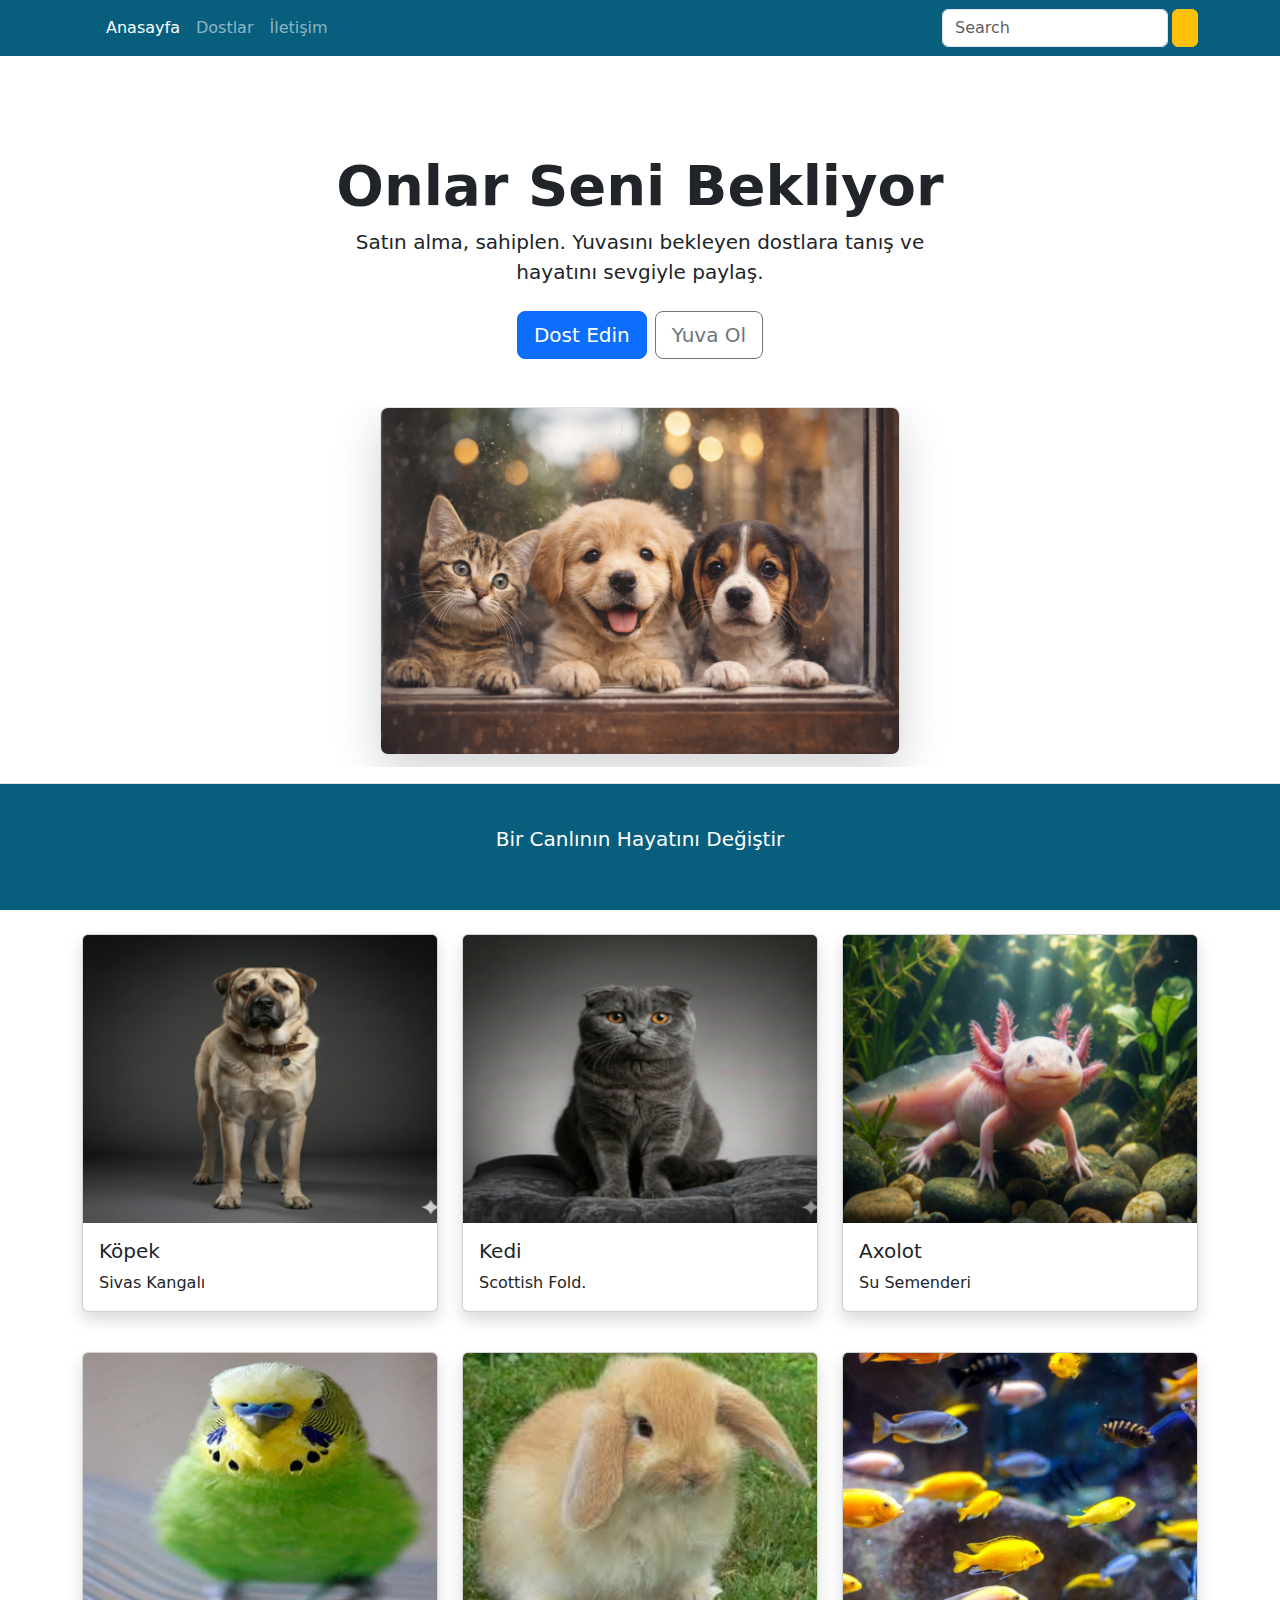
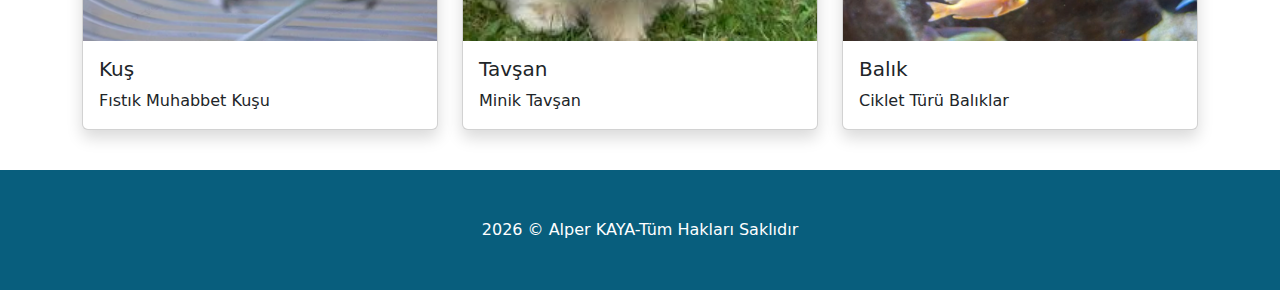
<file: index.html>
<!DOCTYPE html>
<html lang="tr">
<head>
    <meta charset="UTF-8">
    <link href="https://cdn.jsdelivr.net/npm/bootstrap@5.3.3/dist/css/bootstrap.min.css" rel="stylesheet">
    <link rel="stylesheet" href="https://cdnjs.cloudflare.com/ajax/libs/font-awesome/6.5.1/css/all.min.css" integrity="sha512-DTOQO9RWCH3ppGqcWaEA1BIZOC6xxalwEsw9c2QQeAIftl+Vegovlnee1c9QX4TctnWMn13TZye+giMm8e2LwA==" crossorigin="anonymous" referrerpolicy="no-referrer" />
    <link rel="stylesheet" href="style.css">
    <meta name="viewport" content="width=device-width, initial-scale=1.0">
    <link rel="icon" type="image/png" href="image/icon.png">
    <title>PetVille 🐾 </title>
</head>
<body>
 
    <nav class="navbar navbar-expand-md navbar-dark">
        <div class="container">
            <a href="index.html" class="navbar-brand">
                <i class="fa-solid fa-house"></i>
            </a>
            <button class="navbar-toggler"type="button" data-bs-toggle="collapse" data-bs-target="#mobile">
                <span class="navbar-toggler-icon"></span>
            </button>
            <div id="mobile" class="collapse navbar-collapse">

            
            <ul class="navbar-nav me-auto">
                <li class="nav-item">
                    <a href="index.html" class="nav-link active">Anasayfa</a>
                </li>
                  <li class="nav-item">
                    <a href="pets.html" class="nav-link">Dostlar</a>
                </li>
                  <li class="nav-item">
                    <a href="contact.html" class="nav-link">İletişim</a>
                </li>
            </ul>
            <form class="d-flex">
             <input type="text" class="form-control me-1" placeholder="Search"> 
             <button class="btn btn-warning">
                <i class="fa-solid fa-magnifying-glass"></i>
             </button> 
            </form>

            </div>
        </div>
    </nav>

<header>
    <div class="text-center pt-5 mt-5 px-4 border-bottom">
        <h1 class="display-4 fw-bold">Onlar Seni Bekliyor</h1>
     <div class="col-lg-6 mb-3 mx-auto">
        <p class="lead mb-4">
            Satın alma, sahiplen. Yuvasını bekleyen dostlara tanış ve hayatını sevgiyle paylaş.
        </p>
        <div class="mb-5 d-grid gap-2 d-md-flex justify-content-md-center">
            <button class="btn btn-primary btn-lg">
                <i class="fa-solid fa-caret-right"></i> Dost Edin</button>
                <button class="btn btn-outline-secondary btn-lg">
                <i class="fa-solid fa-caret-right"></i> Yuva Ol</button>
        </div>
        <div class="overflow-hidden" style="max-height: 40vh;">
            <div class="container px-5">
                <img src="image/bg.png" class="img-fluid border rounded-3 shadow-lg mb-4"width="700" height="500" alt="">
            </div>
        </div>
     </div>
    </div>
</header>

<main>
    <div class="bg-dark px-4 py-3 text-center text-white">
        <div class="py-3 ">
            <h1 class="display-5 fw-bold"></h1>
             <div class="col-lg-6 mx-auto">
        <p class="lead mb-4">
           Bir Canlının Hayatını Değiştir
        </p>
        
     </div>
        </div>
    </div>
    <div class="container my-4">
        <div class="row row-cols-1 row-cols-lg-3 row-cols-md-2 g-4">
            <div class="col">
                <div class="card mb-3 shadow">
                  <img src="image/kangal.png" class="card-img-top" alt="">
                  <div class="card-body">
                    <h5 class="card-title">Köpek</h5>
                    <p class="card-text">Sivas Kangalı</p>
                  </div>
                </div>
            </div>
            <div class="col">
                <div class="card mb-3 shadow">
                  <img src="image/kedi.png" class="card-img-top" alt="">
                  <div class="card-body">
                    <h5 class="card-title">Kedi</h5>
                    <p class="card-text">Scottish Fold.</p>
                  </div>
                </div>
            </div>
            <div class="col">
                <div class="card mb-3 shadow">
                  <img src="image/axolot.png" class="card-img-top" alt="">
                  <div class="card-body">
                    <h5 class="card-title">Axolot</h5>
                    <p class="card-text">Su Semenderi</p>
                  </div>
                </div>
            </div>
            <div class="col">
                <div class="card mb-3 shadow">
                  <img src="image/fıstık.png" class="card-img-top" alt="">
                  <div class="card-body">
                    <h5 class="card-title">Kuş</h5>
                    <p class="card-text">Fıstık Muhabbet Kuşu</p>
                  </div>
                </div>
            </div>
            <div class="col">
                <div class="card mb-3 shadow">
                  <img src="image/tavşan.png" class="card-img-top" alt="">
                  <div class="card-body">
                    <h5 class="card-title">Tavşan</h5>
                    <p class="card-text">Minik Tavşan</p>
                  </div>
                </div>
            </div>
            <div class="col">
                <div class="card mb-3 shadow">
                  <img src="image/balık.png" class="card-img-top" alt="">
                  <div class="card-body">
                    <h5 class="card-title">Balık</h5>
                    <p class="card-text">Ciklet Türü Balıklar </p>
                  </div>
                </div>
            </div>
        </div>
    </div>
</main>

<footer class="py-5 bg-dark text-white ">
    <div class="container text-center">
        <span>2026 © Alper KAYA-Tüm Hakları Saklıdır</span>
    </div>
</footer>
    <script src="https://cdn.jsdelivr.net/npm/bootstrap@5.3.8/dist/js/bootstrap.bundle.min.js"></script>
</body>
</html>
</file>
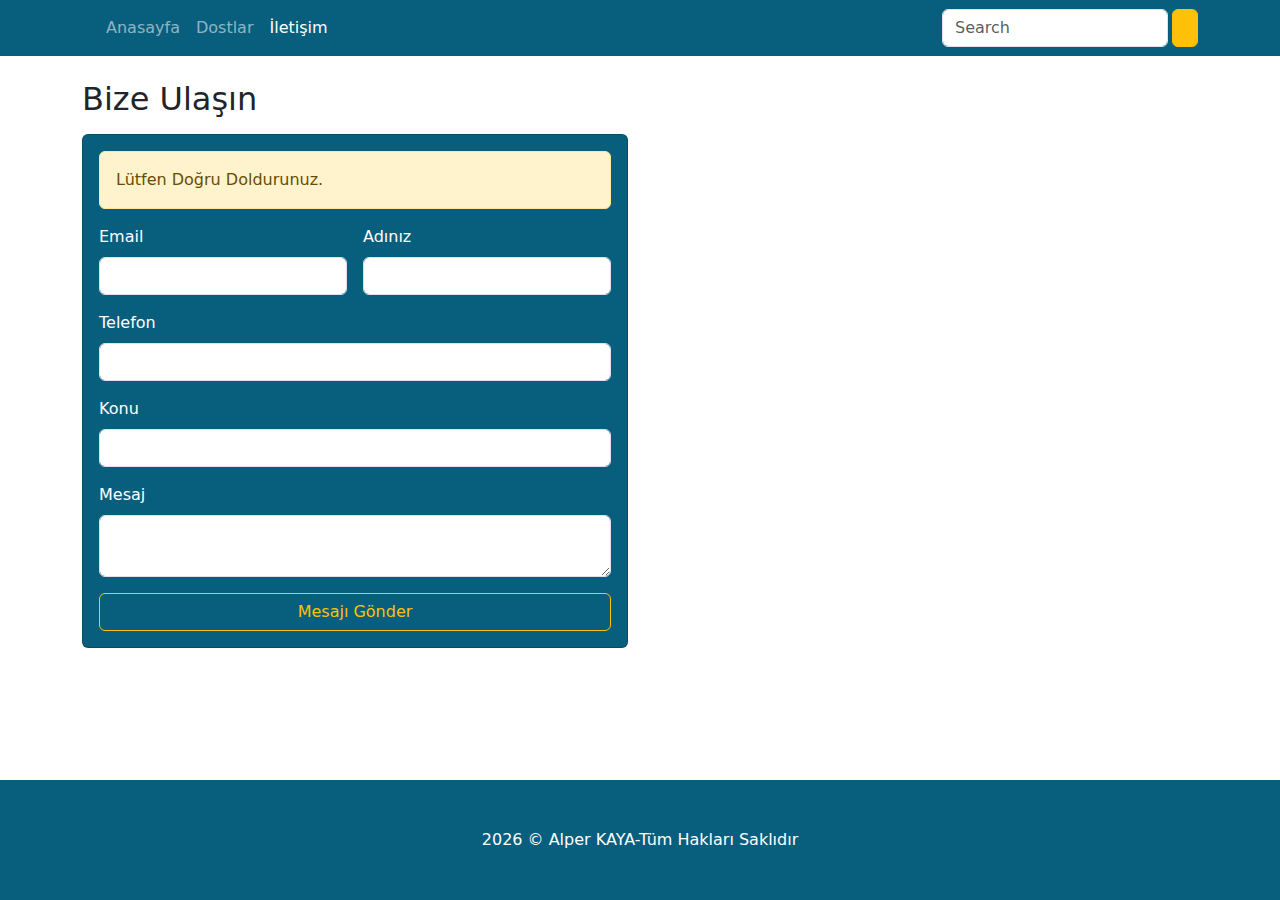
<file: contact.html>
<!DOCTYPE html>
<html lang="tr" class="h-100">
<head>
    <meta charset="UTF-8">
    <link href="https://cdn.jsdelivr.net/npm/bootstrap@5.3.3/dist/css/bootstrap.min.css" rel="stylesheet">
    <link rel="stylesheet" href="https://cdnjs.cloudflare.com/ajax/libs/font-awesome/6.5.1/css/all.min.css" integrity="sha512-DTOQO9RWCH3ppGqcWaEA1BIZOC6xxalwEsw9c2QQeAIftl+Vegovlnee1c9QX4TctnWMn13TZye+giMm8e2LwA==" crossorigin="anonymous" referrerpolicy="no-referrer" />
    <link rel="stylesheet" href="style.css">
    <meta name="viewport" content="width=device-width, initial-scale=1.0">
    <link rel="icon" type="image/png" href="image/icon.png">
    <title>PetVille 🐾 </title>
</head>
<body class="h-100 d-flex flex-column">
 
    <nav class="navbar navbar-expand-md navbar-dark">
        <div class="container">
            <a href="index.html" class="navbar-brand">
                <i class="fa-solid fa-house"></i>
            </a>
            <button class="navbar-toggler"type="button" data-bs-toggle="collapse" data-bs-target="#mobile">
                <span class="navbar-toggler-icon"></span>
            </button>
            <div id="mobile" class="collapse navbar-collapse">

            
            <ul class="navbar-nav me-auto">
                <li class="nav-item">
                    <a href="index.html" class="nav-link">Anasayfa</a>
                </li>
                  <li class="nav-item">
                    <a href="pets.html" class="nav-link">Dostlar</a>
                </li>
                  <li class="nav-item">
                    <a href="contact.html" class="nav-link active">İletişim</a>
                </li>
            </ul>
            <form class="d-flex">
             <input type="text" class="form-control me-1" placeholder="Search"> 
             <button class="btn btn-warning">
                <i class="fa-solid fa-magnifying-glass"></i>
             </button> 
            </form>

            </div>
        </div>
    </nav>

    <main>
    <div class="container my-4">
        <h2 class="my-3">Bize Ulaşın</h2>
        <div class="row -g2">
            <div class="col-6">
                <div class="card bg-dark">
                    <div class="card-body">
                        <div class="alert alert-warning">
                            Lütfen Doğru Doldurunuz.
                        </div>
                        <form class="row g-3 text-white">
                            <div class="col-md-6">
                                <label for="email" class="form-label">Email</label>
                                <input type="email" name="email" id="email" class="form-control">
                            </div>
                            <div class="col-md-6">
                                <label for="name" class="form-label">Adınız</label>
                                <input type="text" name="name" id="name" class="form-control">
                            </div>
                            <div class="col-md-12">
                                <label for="name" class="form-label">Telefon</label>
                                <input type="text" name="phone" id="phone" class="form-control">
                            </div>
                            <div class="col-md-12">
                                <label for="subject" class="form-label">Konu</label>
                                <input type="text" name="subject" id="subject" class="form-control">
                            </div>
                            <div class="col-md-12">
                                <label for="message" class="form-label">Mesaj</label>
                                <textarea name="message" id="message" class="form-control"></textarea>
                            </div>
                            <div class="col-12">
                             <button class="btn btn-outline-warning" style="width: 100%;">Mesajı Gönder</button>
                            </div>
                            
                        </form>
                    </div>
                </div>
            </div>
            <div class="col-md-6">
                <iframe id="map" src="https://www.google.com/maps/embed?pb=!1m18!1m12!1m3!1d3010.408266220941!2d29.062983277285834!3d41.016323118927616!2m3!1f0!2f0!3f0!3m2!1i1024!2i768!4f13.1!3m3!1m2!1s0x14cac95ba65f1f25%3A0x38271eca43c2bccd!2s%C3%87aml%C4%B1ca%20Kulesi%20%7C%20Camlica%20Tower!5e0!3m2!1str!2str!4v1770753288242!5m2!1str!2str" width="100%"  style="border:0;" allowfullscreen="" loading="lazy" referrerpolicy="no-referrer-when-downgrade"></iframe>
            </div>
        </div>
    </div>
     </main>

<footer class="py-5 bg-dark text-white mt-auto">
    <div class="container text-center">
        <span>2026 © Alper KAYA-Tüm Hakları Saklıdır</span>
    </div>
</footer>
    <script src="https://cdn.jsdelivr.net/npm/bootstrap@5.3.8/dist/js/bootstrap.bundle.min.js"></script>
</body>
</html>
</file>
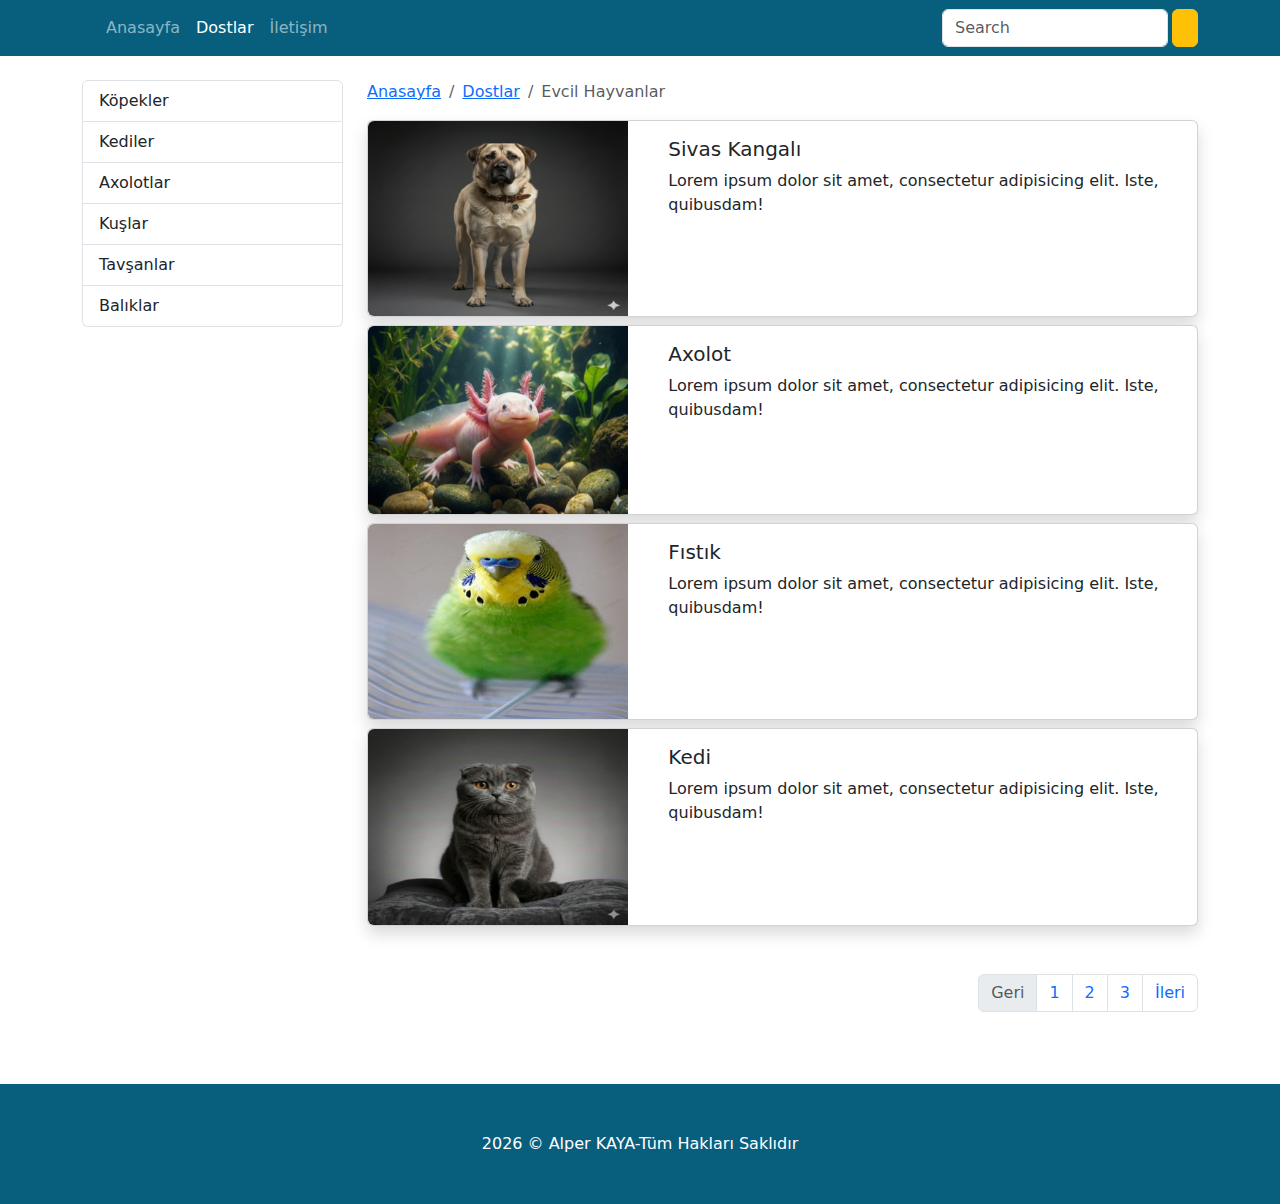
<file: pets.html>
<!DOCTYPE html>
<html lang="tr">
<head>
    <meta charset="UTF-8">
    <link href="https://cdn.jsdelivr.net/npm/bootstrap@5.3.3/dist/css/bootstrap.min.css" rel="stylesheet">
    <link rel="stylesheet" href="https://cdnjs.cloudflare.com/ajax/libs/font-awesome/6.5.1/css/all.min.css" integrity="sha512-DTOQO9RWCH3ppGqcWaEA1BIZOC6xxalwEsw9c2QQeAIftl+Vegovlnee1c9QX4TctnWMn13TZye+giMm8e2LwA==" crossorigin="anonymous" referrerpolicy="no-referrer" />
    <link rel="stylesheet" href="style.css">
    <meta name="viewport" content="width=device-width, initial-scale=1.0">
    <link rel="icon" type="image/png" href="image/icon.png">
    <title>PetVille 🐾 </title>
</head>
<body>
 
    <nav class="navbar navbar-expand-md navbar-dark">
        <div class="container">
            <a href="index.html" class="navbar-brand">
                <i class="fa-solid fa-house"></i>
            </a>
            <button class="navbar-toggler"type="button" data-bs-toggle="collapse" data-bs-target="#mobile">
                <span class="navbar-toggler-icon"></span>
            </button>
            <div id="mobile" class="collapse navbar-collapse">

            
            <ul class="navbar-nav me-auto">
                <li class="nav-item">
                    <a href="index.html" class="nav-link">Anasayfa</a>
                </li>
                  <li class="nav-item">
                    <a href="pets.html" class="nav-link active">Dostlar</a>
                </li>
                  <li class="nav-item">
                    <a href="contact.html" class="nav-link">İletişim</a>
                </li>
            </ul>
            <form class="d-flex">
             <input type="text" class="form-control me-1" placeholder="Search"> 
             <button class="btn btn-warning">
                <i class="fa-solid fa-magnifying-glass"></i>
             </button> 
            </form>

            </div>
        </div>
    </nav>
<main>
    <div class="container my-4">
        <div class="row">
            <div class="col-md-3 d-none d-md-block">
                <div class="list-group">
                    <a href="#" class="list-group-item list-group-item actiob">Köpekler</a>
                    <a href="#" class="list-group-item list-group-item actiob">Kediler</a>
                    <a href="#" class="list-group-item list-group-item actiob">Axolotlar</a>
                    <a href="#" class="list-group-item list-group-item actiob">Kuşlar</a>
                    <a href="#" class="list-group-item list-group-item actiob">Tavşanlar</a>
                    <a href="#" class="list-group-item list-group-item actiob">Balıklar</a>
                </div>
            </div>
            <div class="col-md-9">
                <nav>
                        <ol class="breadcrumb">
                          <li class="breadcrumb-item"><a href="#">Anasayfa</a></li>
                          <li class="breadcrumb-item"><a href="#">Dostlar</a></li>
                          <li class="breadcrumb-item active">Evcil Hayvanlar</li>
                        </ol>
                    </nav>
                    <div class="card mb-2 shadow">
                        <div class="row">
                            <div class="col-4">
                                <img src="image/kangal.png" alt="" class="img-fluid rounded-start">
                            </div>
                            <div class="col-8">
                                <div class="card-body">
                                    <h5 class="card-title"> Sivas Kangalı</h5>
                                    <p class="card-text">Lorem ipsum dolor sit amet, consectetur adipisicing elit. Iste, quibusdam!</p>
                                </div>
                            </div>
                        </div>
                    </div>
                    <div class="card mb-2 shadow">
                        <div class="row">
                            <div class="col-4">
                                <img src="image/axolot.png" alt="" class="img-fluid rounded-start">
                            </div>
                            <div class="col-8">
                                <div class="card-body">
                                    <h5 class="card-title"> Axolot</h5>
                                    <p class="card-text">Lorem ipsum dolor sit amet, consectetur adipisicing elit. Iste, quibusdam!</p>
                                </div>
                            </div>
                        </div>
                    </div>
                    <div class="card mb-2 shadow">
                        <div class="row">
                            <div class="col-4">
                                <img src="image/fıstık.png" alt="" class="img-fluid rounded-start">
                            </div>
                            <div class="col-8">
                                <div class="card-body">
                                    <h5 class="card-title"> Fıstık</h5>
                                    <p class="card-text">Lorem ipsum dolor sit amet, consectetur adipisicing elit. Iste, quibusdam!</p>
                                </div>
                            </div>
                        </div>
                    </div>
                    <div class="card mb-2 shadow">
                        <div class="row">
                            <div class="col-4">
                                <img src="image/kedi.png" alt="" class="img-fluid rounded-start">
                            </div>
                            <div class="col-8">
                                <div class="card-body">
                                    <h5 class="card-title"> Kedi</h5>
                                    <p class="card-text">Lorem ipsum dolor sit amet, consectetur adipisicing elit. Iste, quibusdam!</p>
                                </div>
                            </div>
                        </div>
                    </div>
                    <nav class="my-5">
                        <ul class="pagination justify-content-end">
                            <li class="page-item disabled"><a href="#" class="page-link">Geri</a></li>
                            <li class="page-item"><a href="" class="page-link">1</a></li>
                            <li class="page-item"><a href="" class="page-link">2</a></li>
                            <li class="page-item"><a href="" class="page-link">3</a></li>
                            <li class="page-item"><a href="" class="page-link">İleri</a></li>
                        </ul>
                    </nav>
            </div>
        </div>
    </div>
  </main>

<footer class="py-5 bg-dark text-white ">
    <div class="container text-center">
        <span>2026 © Alper KAYA-Tüm Hakları Saklıdır</span>
    </div>
</footer>
    <script src="https://cdn.jsdelivr.net/npm/bootstrap@5.3.8/dist/js/bootstrap.bundle.min.js"></script>
</body>
</html>
</file>
<file: style.css>
.navbar {
    background: #085e7d !important;
}

.bg-dark{
    background: #085e7d !important;
}

.card-img-top {
 width: 100%;
 height: 30vh;
 object-fit: cover;
}

#map {
     height: 450px;
    }

@media (min-width: 768px) { 
    .card-img-top {
        height: 32vh;
    }

    #map {
     height: 100%;
    }
 }
</file>
